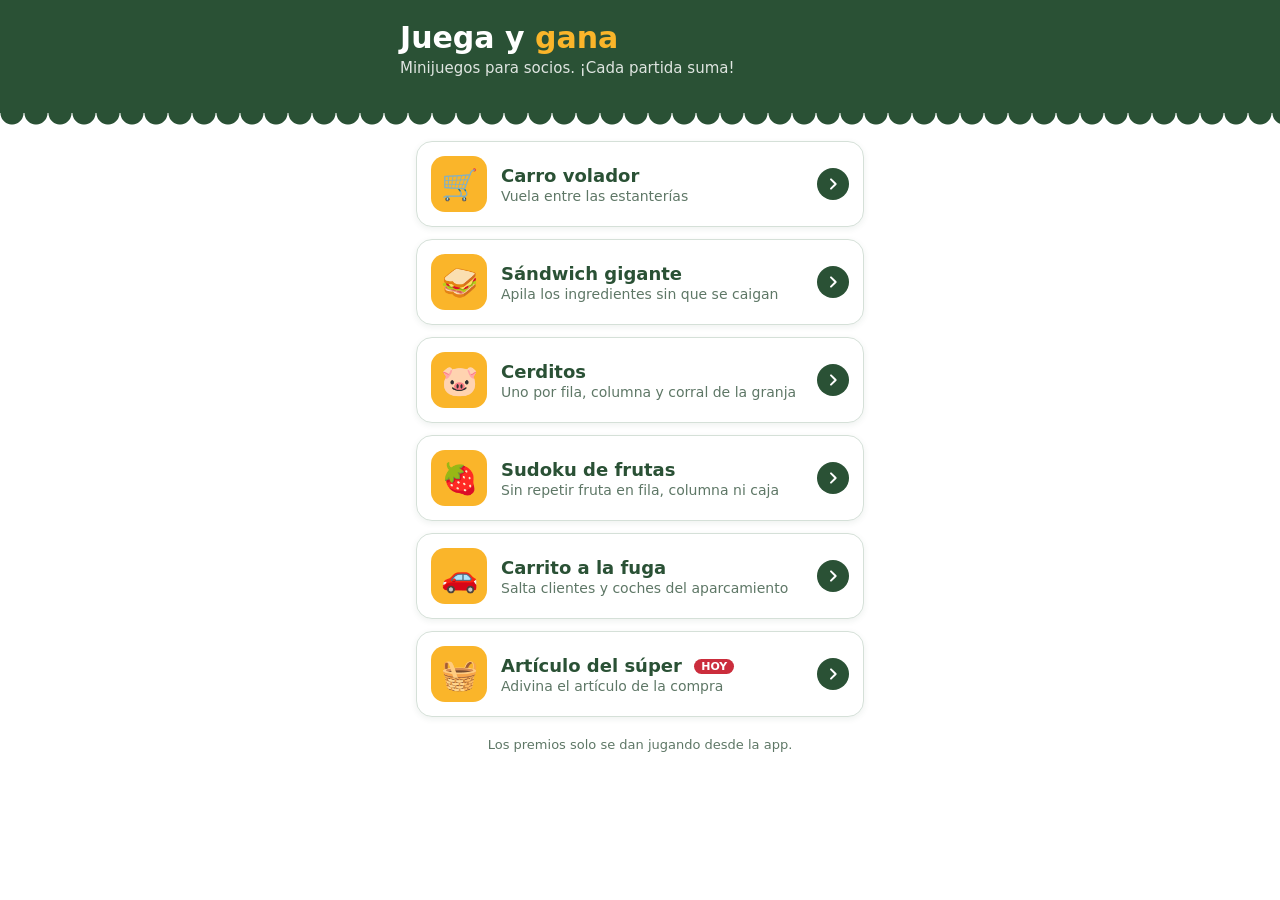
<file: index.html>
<!DOCTYPE html>
<html lang="es">
<head>
<meta charset="UTF-8">
<meta name="viewport" content="width=device-width, initial-scale=1, maximum-scale=1, user-scalable=no, viewport-fit=cover">
<title>Juega y gana</title>
<link rel="icon" href="icons/icon.svg" type="image/svg+xml">
<link rel="icon" href="icons/icon-32.png" sizes="32x32" type="image/png">
<link rel="apple-touch-icon" href="icons/icon-180.png">
<link rel="manifest" href="manifest.webmanifest">
<meta name="theme-color" content="#2A5135">
<meta name="apple-mobile-web-app-title" content="Juega y gana">
<link rel="stylesheet" href="shared/styles.css?v=11">
<style>
  :root { --topbar: var(--brand-primary); }   /* same green as the hero */
  /* grows with the list, so the green of html only shows behind the status bar */
  body { height: auto; min-height: 100%; padding-bottom: calc(24px + env(safe-area-inset-bottom, 0px)); }
  /* Green band at the top with the title, like a shop awning */
  .hero {
    position: relative;
    padding: calc(20px + env(safe-area-inset-top, 0px)) 16px 36px;
    background: var(--brand-primary);
    color: var(--brand-white);
  }
  .hero::after {                   /* scalloped edge of the awning */
    content: "";
    position: absolute;
    left: 0; right: 0; bottom: -12px;
    height: 12px;
    background: radial-gradient(circle at 12px 0, var(--brand-primary) 11px, transparent 12px) 0 0 / 24px 12px repeat-x;
  }
  .hero div { max-width: 480px; margin: 0 auto; }
  .hero h1 { font-size: 30px; }
  .hero h1 span { color: var(--brand-accent); }
  .hero p { margin-top: 4px; font-size: 15px; opacity: 0.85; }
  main { max-width: 480px; margin: 0 auto; padding: 28px 16px 0; }
  .games { list-style: none; display: grid; gap: 12px; }
  .game {
    display: flex; align-items: center; gap: 14px;
    padding: 14px; border-radius: 16px;
    background: var(--brand-bg);
    border: 1px solid var(--brand-border);
    box-shadow: 0 2px 6px rgba(42, 81, 53, 0.08);
    color: inherit; text-decoration: none;
  }
  .game:active { transform: scale(0.98); }
  .game .icon {
    flex: none; width: 56px; height: 56px; border-radius: 14px;
    display: grid; place-items: center; font-size: 30px;
    background: var(--brand-accent);
  }
  .game div { flex: 1; min-width: 0; }
  .game h2 { font-size: 18px; }
  .game p { font-size: 14px; color: var(--brand-muted); margin-top: 2px; }
  .game .go {
    flex: none; width: 32px; height: 32px; border-radius: 50%;
    display: grid; place-items: center;
    background: var(--brand-primary); color: var(--brand-white);
  }
  .game .go svg { width: 16px; height: 16px; fill: none; stroke: currentColor; stroke-width: 3; stroke-linecap: round; stroke-linejoin: round; }
  .game .tag {
    display: inline-block; margin-left: 6px; padding: 1px 7px; border-radius: 999px;
    font-size: 11px; font-weight: 700; vertical-align: 2px;
    background: var(--brand-red); color: var(--brand-white);
  }
  .note { margin-top: 20px; font-size: 13px; text-align: center; color: var(--brand-muted); }
  /* "Add to home screen" banner (shared/install.js) */
  #install { margin-bottom: 16px; }
  #install[hidden] { display: none; }
  .install-card {
    position: relative; padding: 14px; border-radius: 16px;
    background: var(--brand-surface); border: 1px solid var(--brand-border);
  }
  .install-head { display: flex; align-items: center; gap: 12px; padding-right: 28px; }
  .install-head img { flex: none; border-radius: 12px; }
  .install-head h2 { font-size: 16px; }
  .install-head p, .install-text { font-size: 14px; color: var(--brand-muted); }
  .install-text { margin-top: 10px; }
  .install-card ol { margin: 12px 0 0 20px; font-size: 14px; display: grid; gap: 6px; }
  .install-card .glyph {
    width: 18px; height: 18px; vertical-align: -3px;
    fill: none; stroke: currentColor; stroke-width: 2; stroke-linecap: round; stroke-linejoin: round;
  }
  .install-close {
    position: absolute; top: 8px; right: 8px; width: 32px; height: 32px;
    border: 0; border-radius: 50%; background: transparent;
    color: var(--brand-muted); font-size: 24px; line-height: 1; cursor: pointer;
  }
  .install-btn {
    display: block; width: 100%; margin-top: 12px; padding: 12px;
    border: 0; border-radius: 12px; cursor: pointer;
    background: var(--brand-accent); color: var(--brand-on-accent);
    font: inherit; font-size: 16px; font-weight: 700;
  }
  .install-btn:active { transform: scale(0.98); }
  /* Opened with ?instalar=1: bottom sheet over the menu */
  #install.featured {
    position: fixed; inset: 0; z-index: 20; margin: 0;
    display: flex; align-items: flex-end; justify-content: center;
    background: var(--overlay);
  }
  #install.featured[hidden] { display: none; }
  #install.featured .install-card {
    width: 100%; max-width: 480px; border: 0; border-radius: 20px 20px 0 0;
    padding: 20px 16px calc(20px + env(safe-area-inset-bottom, 0px));
    background: var(--brand-bg);
  }
</style>
</head>
<body>
<header class="hero">
  <div>
    <h1>Juega y <span>gana</span></h1>
    <p>Minijuegos para socios. ¡Cada partida suma!</p>
  </div>
</header>
<main>
  <div id="install" hidden></div>
  <ul class="games">
    <li>
      <a class="game" href="vuela/index.html">
        <span class="icon" aria-hidden="true">🛒</span>
        <div><h2>Carro volador</h2><p>Vuela entre las estanterías</p></div>
        <span class="go" aria-hidden="true"><svg viewBox="0 0 24 24"><path d="M9 5l7 7-7 7"/></svg></span>
      </a>
    </li>
    <li>
      <a class="game" href="apila/index.html">
        <span class="icon" aria-hidden="true">🥪</span>
        <div><h2>Sándwich gigante</h2><p>Apila los ingredientes sin que se caigan</p></div>
        <span class="go" aria-hidden="true"><svg viewBox="0 0 24 24"><path d="M9 5l7 7-7 7"/></svg></span>
      </a>
    </li>
    <li>
      <a class="game" href="reinas/index.html">
        <span class="icon" aria-hidden="true">🐷</span>
        <div><h2>Cerditos</h2><p>Uno por fila, columna y corral de la granja</p></div>
        <span class="go" aria-hidden="true"><svg viewBox="0 0 24 24"><path d="M9 5l7 7-7 7"/></svg></span>
      </a>
    </li>
    <li>
      <a class="game" href="sudoku/index.html">
        <span class="icon" aria-hidden="true">🍓</span>
        <div><h2>Sudoku de frutas</h2><p>Sin repetir fruta en fila, columna ni caja</p></div>
        <span class="go" aria-hidden="true"><svg viewBox="0 0 24 24"><path d="M9 5l7 7-7 7"/></svg></span>
      </a>
    </li>
    <li>
      <a class="game" href="parking/index.html">
        <span class="icon" aria-hidden="true">🚗</span>
        <div><h2>Carrito a la fuga</h2><p>Salta clientes y coches del aparcamiento</p></div>
        <span class="go" aria-hidden="true"><svg viewBox="0 0 24 24"><path d="M9 5l7 7-7 7"/></svg></span>
      </a>
    </li>
    <li>
      <a class="game" href="palabra/index.html">
        <span class="icon" aria-hidden="true">🧺</span>
        <div><h2>Artículo del súper <span class="tag">HOY</span></h2><p>Adivina el artículo de la compra</p></div>
        <span class="go" aria-hidden="true"><svg viewBox="0 0 24 24"><path d="M9 5l7 7-7 7"/></svg></span>
      </a>
    </li>
  </ul>
  <p class="note">Los premios solo se dan jugando desde la app.</p>
</main>
<script src="shared/no-zoom.js?v=11"></script>
<script src="shared/install.js?v=11"></script>
<script>
  // Keep ?token=... when opening a game from the menu
  if (location.search) {
    document.querySelectorAll('a.game').forEach(a => { a.href += location.search; });
  }
</script>
<script data-goatcounter="https://dsv996.goatcounter.com/count" async src="//gc.zgo.at/count.js"></script>
</body>
</html>
</file>
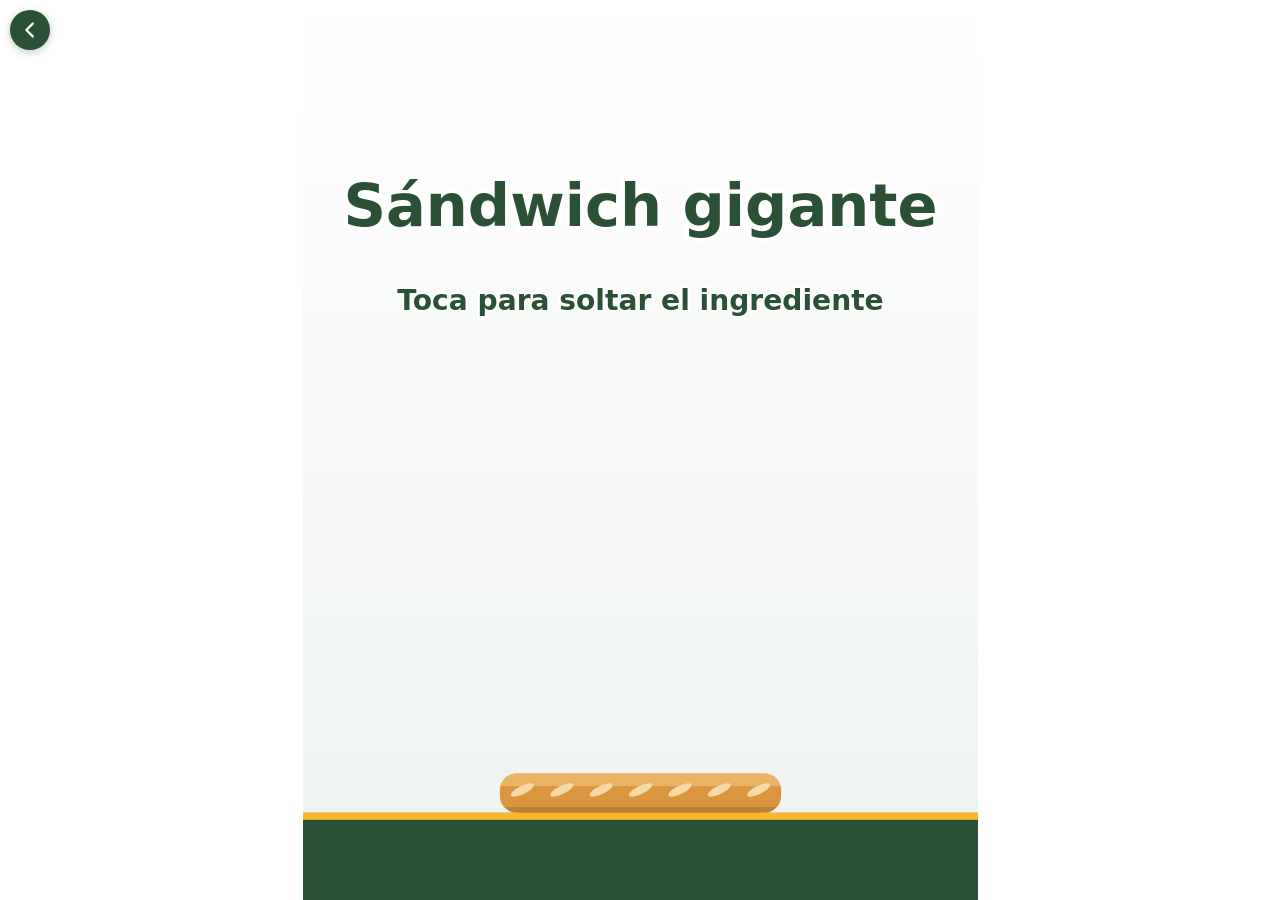
<file: apila/index.html>
<!DOCTYPE html>
<html lang="es">
<head>
<meta charset="UTF-8">
<meta name="viewport" content="width=device-width, initial-scale=1, maximum-scale=1, user-scalable=no, viewport-fit=cover">
<title>Sándwich gigante</title>
<link rel="icon" href="../icons/icon.svg" type="image/svg+xml">
<link rel="icon" href="../icons/icon-32.png" sizes="32x32" type="image/png">
<link rel="apple-touch-icon" href="../icons/icon-180.png">
<link rel="manifest" href="../manifest.webmanifest">
<meta name="theme-color" content="#ffffff">
<meta name="apple-mobile-web-app-title" content="Juega y gana">
<link rel="stylesheet" href="../shared/styles.css?v=11">
<link rel="stylesheet" href="game.css?v=11">
</head>
<body>
<div id="stage"><canvas id="game"></canvas></div>
<a class="back floating" href="../index.html" aria-label="Volver al menú"><svg viewBox="0 0 24 24" aria-hidden="true"><path d="M15 5l-7 7 7 7"/></svg></a>
<script src="../shared/no-zoom.js?v=11"></script>
<script src="../shared/bridge.js?v=11"></script>
<script src="../shared/sound.js?v=11"></script>
<script src="game.js?v=11"></script>
</body>
</html>
</file>
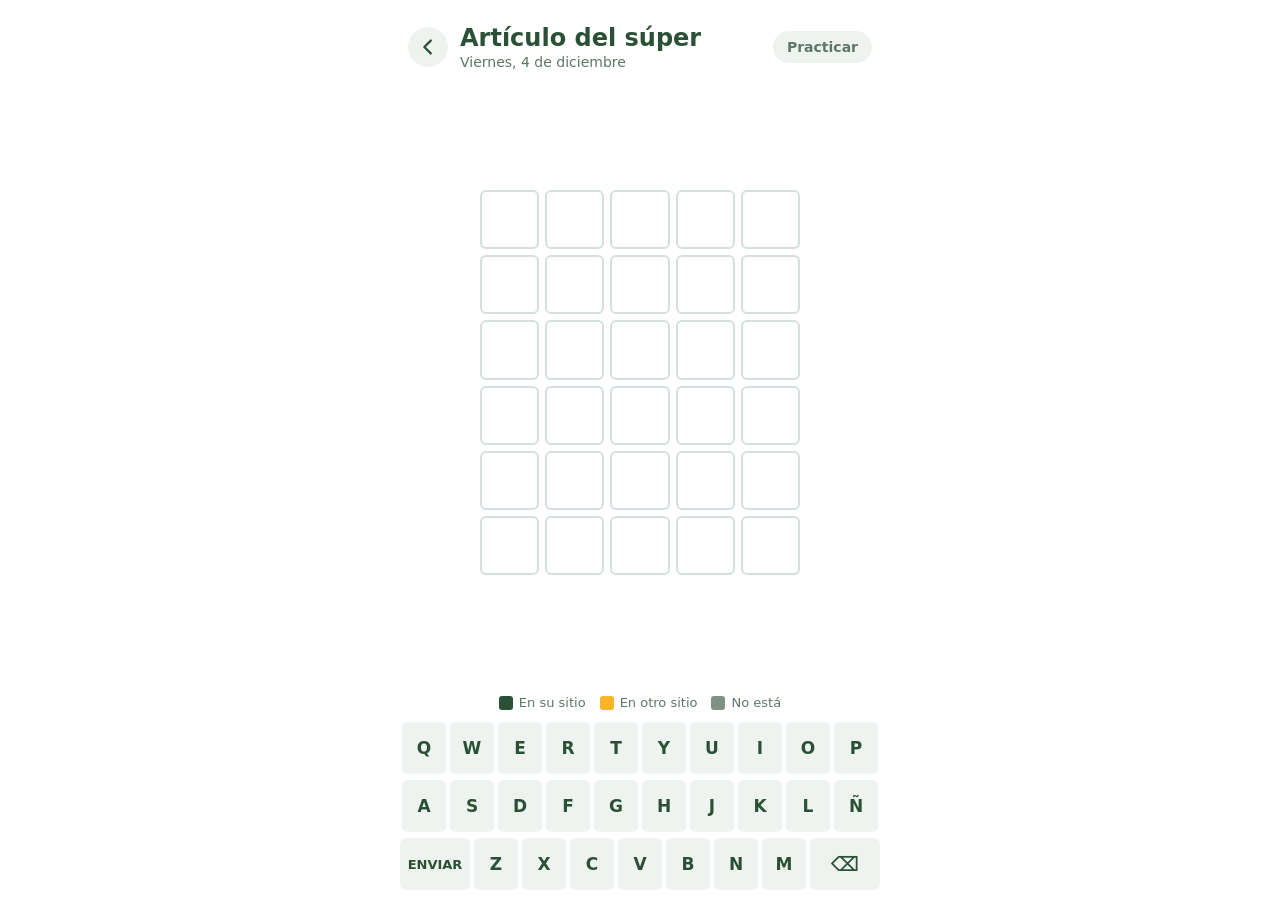
<file: palabra/index.html>
<!DOCTYPE html>
<html lang="es">
<head>
<meta charset="UTF-8">
<meta name="viewport" content="width=device-width, initial-scale=1, maximum-scale=1, user-scalable=no, viewport-fit=cover">
<title>Artículo del súper</title>
<link rel="icon" href="../icons/icon.svg" type="image/svg+xml">
<link rel="icon" href="../icons/icon-32.png" sizes="32x32" type="image/png">
<link rel="apple-touch-icon" href="../icons/icon-180.png">
<link rel="manifest" href="../manifest.webmanifest">
<meta name="theme-color" content="#FFFFFF">
<meta name="apple-mobile-web-app-title" content="Juega y gana">
<link rel="stylesheet" href="../shared/styles.css?v=11">
<link rel="stylesheet" href="game.css?v=11">
</head>
<body>
<main>
  <header class="top">
    <a class="back" href="../index.html" aria-label="Volver al menú"><svg viewBox="0 0 24 24" aria-hidden="true"><path d="M15 5l-7 7 7 7"/></svg></a>
    <div class="title">
      <h1>Artículo del súper</h1>
      <p class="mode" id="mode"></p>
    </div>
    <button type="button" class="switch" id="switch">Practicar</button>
  </header>

  <div class="board-wrap">
    <div class="board" id="board" aria-label="Intentos"></div>
    <div class="toast" id="toast" role="status" hidden></div>
  </div>

  <p class="legend">
    <span><i class="correct"></i>En su sitio</span>
    <span><i class="present"></i>En otro sitio</span>
    <span><i class="absent"></i>No está</span>
  </p>

  <div class="keyboard" id="keyboard"></div>
</main>

<div class="win" id="win" hidden>
  <div class="card" role="dialog" aria-labelledby="win-title">
    <div class="medal" id="win-medal"></div>
    <h2 id="win-title"></h2>
    <p class="detail" id="win-detail"></p>
    <p class="prize" id="win-prize"></p>
    <p class="next" id="win-next">Nuevo artículo en <strong id="win-countdown"></strong></p>
    <button type="button" id="practice">Practicar con otro artículo</button>
    <button type="button" class="secondary" id="close">Ver el tablero</button>
  </div>
</div>

<script src="../shared/no-zoom.js?v=11"></script>
<script src="../shared/bridge.js?v=11"></script>
<script src="../shared/sound.js?v=11"></script>
<script src="words.js?v=11"></script>
<script src="game.js?v=11"></script>
</body>
</html>
</file>
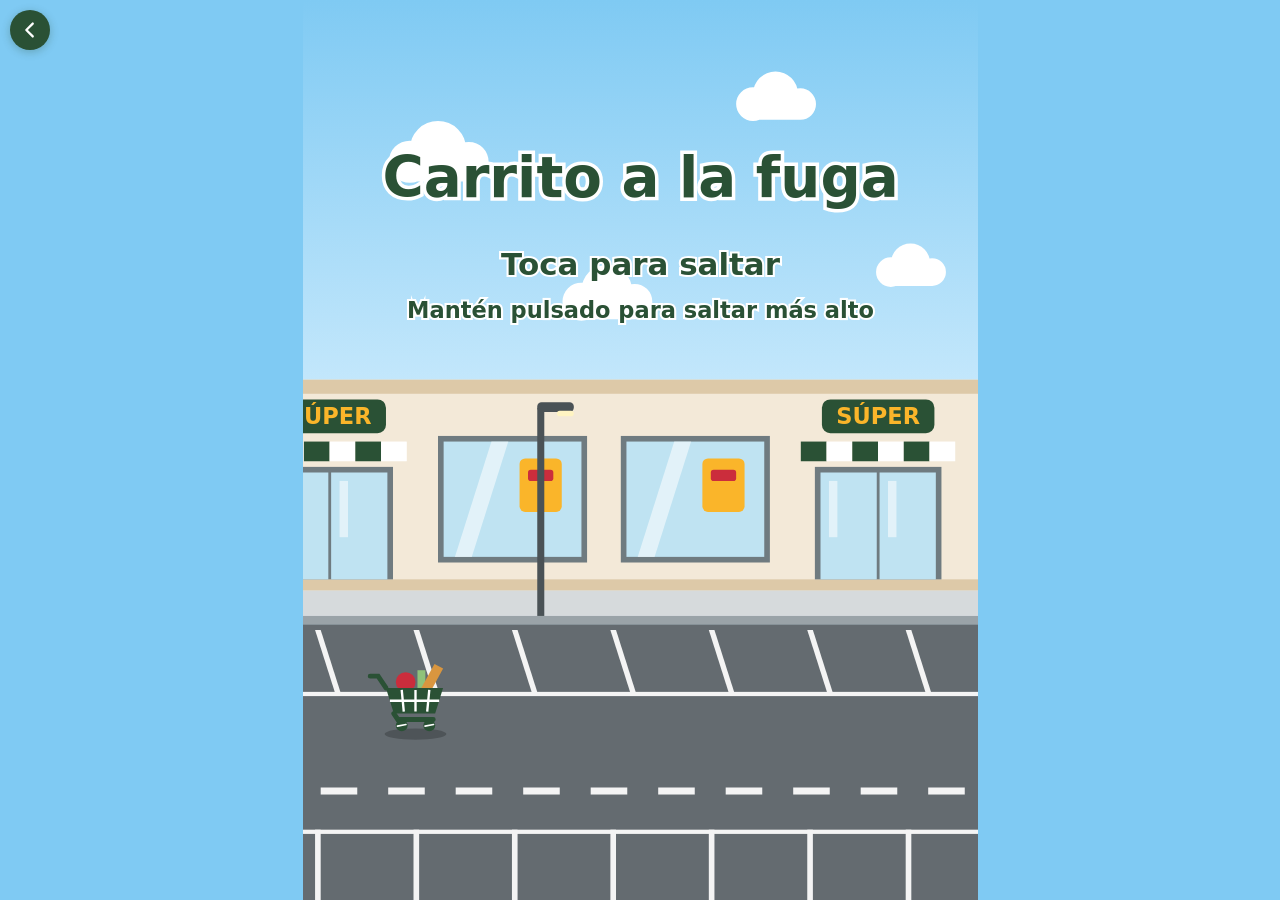
<file: parking/index.html>
<!DOCTYPE html>
<html lang="es">
<head>
<meta charset="UTF-8">
<meta name="viewport" content="width=device-width, initial-scale=1, maximum-scale=1, user-scalable=no, viewport-fit=cover">
<title>Carrito a la fuga</title>
<link rel="icon" href="../icons/icon.svg" type="image/svg+xml">
<link rel="icon" href="../icons/icon-32.png" sizes="32x32" type="image/png">
<link rel="apple-touch-icon" href="../icons/icon-180.png">
<link rel="manifest" href="../manifest.webmanifest">
<meta name="theme-color" content="#7fcaf3">
<meta name="apple-mobile-web-app-title" content="Juega y gana">
<link rel="stylesheet" href="../shared/styles.css?v=11">
<link rel="stylesheet" href="game.css?v=11">
</head>
<body>
<div id="stage"><canvas id="game"></canvas></div>
<a class="back floating" href="../index.html" aria-label="Volver al menú"><svg viewBox="0 0 24 24" aria-hidden="true"><path d="M15 5l-7 7 7 7"/></svg></a>
<script src="../shared/no-zoom.js?v=11"></script>
<script src="../shared/bridge.js?v=11"></script>
<script src="../shared/sound.js?v=11"></script>
<script src="game.js?v=11"></script>
</body>
</html>
</file>
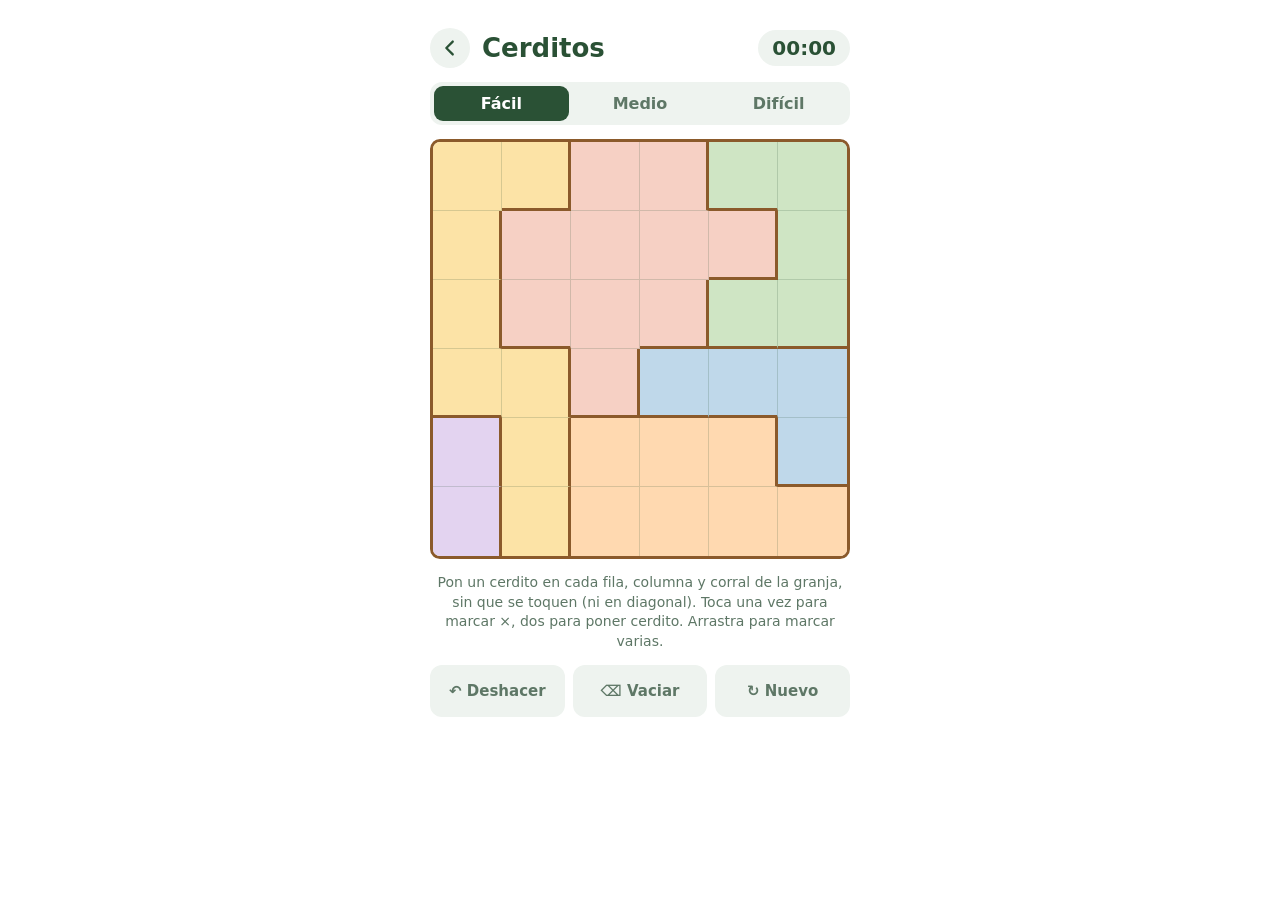
<file: reinas/index.html>
<!DOCTYPE html>
<html lang="es">
<head>
<meta charset="UTF-8">
<meta name="viewport" content="width=device-width, initial-scale=1, maximum-scale=1, user-scalable=no, viewport-fit=cover">
<title>Cerditos</title>
<link rel="icon" href="../icons/icon.svg" type="image/svg+xml">
<link rel="icon" href="../icons/icon-32.png" sizes="32x32" type="image/png">
<link rel="apple-touch-icon" href="../icons/icon-180.png">
<link rel="manifest" href="../manifest.webmanifest">
<meta name="theme-color" content="#FFFFFF">
<meta name="apple-mobile-web-app-title" content="Juega y gana">
<link rel="stylesheet" href="../shared/styles.css?v=11">
<link rel="stylesheet" href="game.css?v=11">
</head>
<body>
<main>
  <header class="top">
    <a class="back" href="../index.html" aria-label="Volver al menú"><svg viewBox="0 0 24 24" aria-hidden="true"><path d="M15 5l-7 7 7 7"/></svg></a>
    <h1>Cerditos</h1>
    <div class="timer" id="timer" aria-live="off">00:00</div>
  </header>

  <div class="levels" id="levels">
    <button type="button" data-level="easy">Fácil</button>
    <button type="button" data-level="medium">Medio</button>
    <button type="button" data-level="hard">Difícil</button>
  </div>

  <div class="board-wrap">
    <div class="board" id="board" role="grid"></div>
    <div class="pause" id="pause" hidden>
      <p>Pausa</p>
      <span>Toca para seguir</span>
    </div>
  </div>

  <p class="hint">Pon un cerdito en cada fila, columna y corral de la granja, sin que se toquen (ni en diagonal).
    Toca una vez para marcar ×, dos para poner cerdito. Arrastra para marcar varias.</p>

  <div class="tools" id="tools">
    <button type="button" data-action="undo">↶ Deshacer</button>
    <button type="button" data-action="clear">⌫ Vaciar</button>
    <button type="button" data-action="new">↻ Nuevo</button>
  </div>
</main>

<div class="win" id="win" hidden>
  <div class="card" role="dialog" aria-labelledby="win-title">
    <div class="medal" id="win-medal"></div>
    <h2 id="win-title">¡Cosecha completa!</h2>
    <p class="time" id="win-time"></p>
    <p class="prize" id="win-prize"></p>
    <p class="best" id="win-best"></p>
    <button type="button" id="again">Jugar otra vez</button>
  </div>
</div>

<script src="../shared/no-zoom.js?v=11"></script>
<script src="../shared/bridge.js?v=11"></script>
<script src="../shared/sound.js?v=11"></script>
<script src="game.js?v=11"></script>
</body>
</html>
</file>
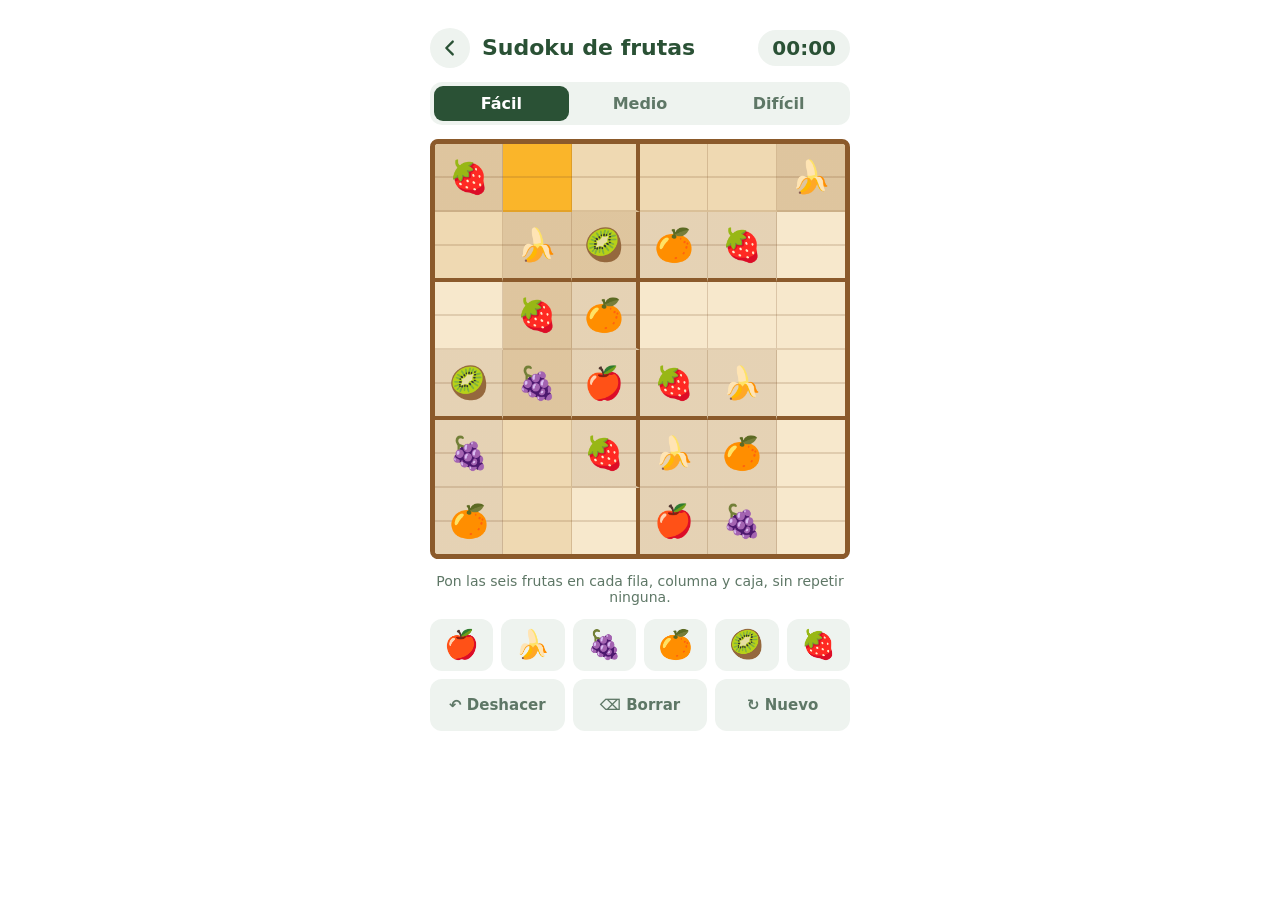
<file: sudoku/index.html>
<!DOCTYPE html>
<html lang="es">
<head>
<meta charset="UTF-8">
<meta name="viewport" content="width=device-width, initial-scale=1, maximum-scale=1, user-scalable=no, viewport-fit=cover">
<title>Sudoku de frutas</title>
<link rel="icon" href="../icons/icon.svg" type="image/svg+xml">
<link rel="icon" href="../icons/icon-32.png" sizes="32x32" type="image/png">
<link rel="apple-touch-icon" href="../icons/icon-180.png">
<link rel="manifest" href="../manifest.webmanifest">
<meta name="theme-color" content="#FFFFFF">
<meta name="apple-mobile-web-app-title" content="Juega y gana">
<link rel="stylesheet" href="../shared/styles.css?v=11">
<link rel="stylesheet" href="game.css?v=11">
</head>
<body>
<main>
  <header class="top">
    <a class="back" href="../index.html" aria-label="Volver al menú"><svg viewBox="0 0 24 24" aria-hidden="true"><path d="M15 5l-7 7 7 7"/></svg></a>
    <h1>Sudoku de frutas</h1>
    <div class="timer" id="timer" aria-live="off">00:00</div>
  </header>

  <div class="levels" id="levels" role="tablist">
    <button type="button" data-level="easy">Fácil</button>
    <button type="button" data-level="medium">Medio</button>
    <button type="button" data-level="hard">Difícil</button>
  </div>

  <div class="board-wrap">
    <div class="board" id="board" role="grid" aria-label="Tablero de sudoku de frutas 6 por 6"></div>
    <div class="pause" id="pause" hidden>
      <p>Pausa</p>
      <span>Toca para seguir</span>
    </div>
  </div>

  <p class="hint">Pon las seis frutas en cada fila, columna y caja, sin repetir ninguna.</p>

  <div class="pad" id="pad">
    <button type="button" data-n="1" class="fruit">🍎</button>
    <button type="button" data-n="2" class="fruit">🍌</button>
    <button type="button" data-n="3" class="fruit">🍇</button>
    <button type="button" data-n="4" class="fruit">🍊</button>
    <button type="button" data-n="5" class="fruit">🥝</button>
    <button type="button" data-n="6" class="fruit">🍓</button>
    <button type="button" class="tool" data-action="undo">↶ Deshacer</button>
    <button type="button" class="tool" data-action="erase">⌫ Borrar</button>
    <button type="button" class="tool" data-action="new">↻ Nuevo</button>
  </div>
</main>

<div class="win" id="win" hidden>
  <div class="card" role="dialog" aria-labelledby="win-title">
    <div class="medal" id="win-medal"></div>
    <h2 id="win-title">¡Resuelto!</h2>
    <p class="time" id="win-time"></p>
    <p class="prize" id="win-prize"></p>
    <p class="best" id="win-best"></p>
    <button type="button" id="again">Jugar otra vez</button>
  </div>
</div>

<script src="../shared/no-zoom.js?v=11"></script>
<script src="../shared/bridge.js?v=11"></script>
<script src="../shared/sound.js?v=11"></script>
<script src="game.js?v=11"></script>
</body>
</html>
</file>
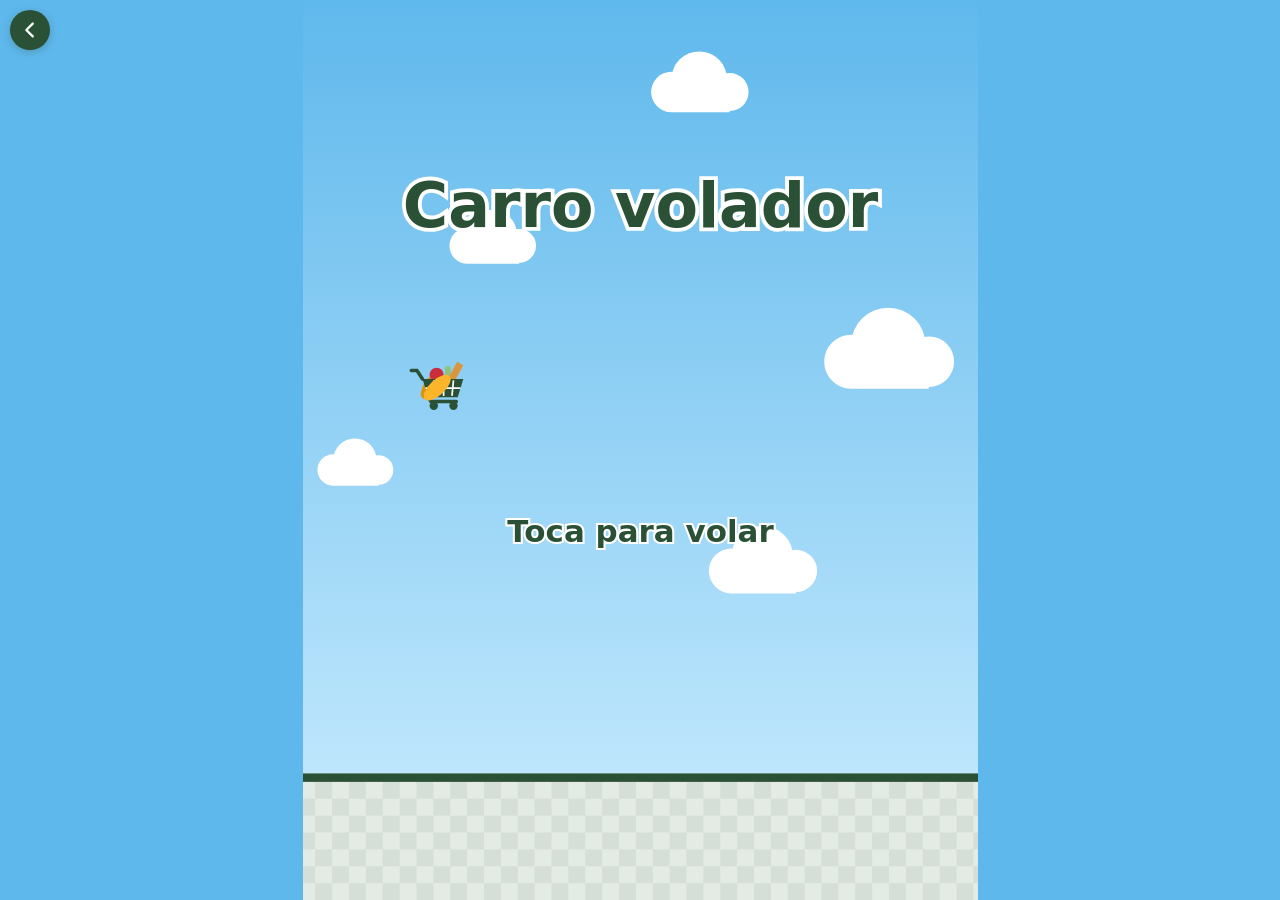
<file: vuela/index.html>
<!DOCTYPE html>
<html lang="es">
<head>
<meta charset="UTF-8">
<meta name="viewport" content="width=device-width, initial-scale=1, maximum-scale=1, user-scalable=no, viewport-fit=cover">
<title>Carro volador</title>
<link rel="icon" href="../icons/icon.svg" type="image/svg+xml">
<link rel="icon" href="../icons/icon-32.png" sizes="32x32" type="image/png">
<link rel="apple-touch-icon" href="../icons/icon-180.png">
<link rel="manifest" href="../manifest.webmanifest">
<meta name="theme-color" content="#5fb8ec">
<meta name="apple-mobile-web-app-title" content="Juega y gana">
<link rel="stylesheet" href="../shared/styles.css?v=11">
<link rel="stylesheet" href="game.css?v=11">
</head>
<body>
<div id="stage"><canvas id="game"></canvas></div>
<a class="back floating" href="../index.html" aria-label="Volver al menú"><svg viewBox="0 0 24 24" aria-hidden="true"><path d="M15 5l-7 7 7 7"/></svg></a>
<script src="../shared/no-zoom.js?v=11"></script>
<script src="../shared/bridge.js?v=11"></script>
<script src="../shared/sound.js?v=11"></script>
<script src="game.js?v=11"></script>
</body>
</html>
</file>
<file: shared/styles.css>
/* Common brand styles shared by the menu and every game. */
:root {
  /* Brand palette */
  --brand-green: #2A5135;
  --brand-yellow: #FAB52A;
  --brand-yellow-2: #FAB522;
  --brand-red: #CB2D3C;
  --brand-white: #FFFFFF;

  --brand-bg: var(--brand-white);
  --brand-surface: #EEF3EF;        /* light tint of the green for panels and buttons */
  --brand-border: #D5E0D8;
  --brand-primary: var(--brand-green);
  --brand-accent: var(--brand-yellow);
  --brand-on-accent: var(--brand-green);   /* text on yellow */
  --brand-text: var(--brand-green);
  --brand-muted: #5E7766;
  --overlay: rgba(42, 81, 53, 0.55);
  --brand-font: system-ui, -apple-system, "Segoe UI", Roboto, sans-serif;
  --text: var(--brand-text);
}

/* manipulation: taps and scrolling work, double-tap and pinch zoom do not
   (canvas and the queens board use touch-action: none, which wins over this) */
* { margin: 0; padding: 0; box-sizing: border-box; touch-action: manipulation; }

html, body {
  height: 100%;
  background: var(--brand-bg);
  color: var(--brand-text);
  font-family: var(--brand-font);
  -webkit-tap-highlight-color: transparent;
}
/* Opened from the home screen, iOS paints the status bar with the document
   background: html blended with body. So html carries the colour at the top
   of the current screen (each page sets --topbar, also in its theme-color),
   body stays transparent, and a fixed layer behind the content paints the
   page colour. */
html { background: var(--topbar, var(--brand-bg)); }
body { background: transparent; }
body::after {
  content: "";
  position: fixed;
  z-index: -1;
  inset: 0;
  background: var(--brand-bg);
  pointer-events: none;
}

/* Back-to-menu button in every game (bridge.js keeps ?token=... on it) */
.back {
  flex: none;
  width: 40px;
  height: 40px;
  display: grid;
  place-items: center;
  border-radius: 50%;
  background: var(--brand-surface);
  color: var(--brand-text);
}
.back svg {
  width: 22px;
  height: 22px;
  fill: none;
  stroke: currentColor;
  stroke-width: 2.5;
  stroke-linecap: round;
  stroke-linejoin: round;
}
.back:active { transform: scale(0.92); }
/* On top of the full-screen canvas games */
.back.floating {
  position: fixed;
  z-index: 10;
  top: calc(10px + env(safe-area-inset-top, 0px));
  left: calc(10px + env(safe-area-inset-left, 0px));
  background: var(--brand-primary);
  color: var(--brand-white);
  box-shadow: 0 2px 8px rgba(42, 81, 53, 0.3);
}
</file>
<file: apila/game.css>
:root {
  --sky-top: #ffffff;
  --sky-bottom: #eef3ef;
  --topbar: var(--sky-top);        /* status bar matches the sky */
  --ground: var(--brand-green);
  --ground-stripe: var(--brand-yellow);
  --prize-gold: var(--brand-yellow);
  --prize-gold-dark: #d9940f;
  --prize-super: var(--brand-red);
  --prize-super-dark: #9c1f2b;
  --flash: var(--brand-yellow);
  --text: var(--brand-green);
  --text-outline: #ffffff;
  /* sandwich layers */
  --bread: #d9963f;
  --bread-top: #e9b468;
  --bread-score: #f6d9a6;
  --cheese: var(--brand-yellow);
  --cheese-hole: #e2971b;
  --tomato: var(--brand-red);
  --tomato-in: #e4606c;
  --tomato-seed: #f6d27a;
  --lettuce: #5f9e4a;
  --lettuce-light: #8cc46f;
  --ham: #e9969f;
  --ham-fat: #f8d9dc;
}
html, body {
  overflow: hidden;
  touch-action: none;
  -webkit-user-select: none;
  user-select: none;
}
/* Covers the whole screen, notch and home indicator included: the game
   widens its world to the screen shape and keeps the HUD clear of the notch. */
#stage {
  position: fixed;
  inset: 0;
  background: var(--topbar);        /* iOS tints the status bar from it */
  display: flex;
  align-items: center;
  justify-content: center;
}
canvas { display: block; touch-action: none; }
</file>
<file: palabra/game.css>
:root {
  --tile-border: var(--brand-border);
  --tile-filled: var(--brand-muted);
  --correct: var(--brand-green);
  --present: var(--brand-yellow);
  --absent: #7f9184;               /* grey-green: "used, not in the word" */
  --key: var(--brand-surface);
  --gold: var(--brand-yellow);
  --silver: #c9ced6;
  --bronze: #d58a4a;
}
html, body {
  touch-action: manipulation;
  -webkit-user-select: none;
  user-select: none;
}
body {
  padding: calc(24px + env(safe-area-inset-top, 0px)) 8px calc(10px + env(safe-area-inset-bottom, 0px));
}
main {
  max-width: 480px;
  min-height: 100%;
  margin: 0 auto;
  display: flex;
  flex-direction: column;
  gap: 12px;
}
button {
  font: inherit;
  color: inherit;
  border: 0;
  cursor: pointer;
  touch-action: manipulation;
}

/* ---------- Header ---------- */
.top { display: flex; align-items: center; gap: 12px; padding: 0 8px; }
.top .title { flex: 1; min-width: 0; }
.top h1 { font-size: 24px; }
.mode { font-size: 14px; color: var(--brand-muted); margin-top: 2px; }
.mode::first-letter { text-transform: uppercase; }
.switch {
  flex: none;
  white-space: nowrap;
  padding: 8px 14px;
  border-radius: 999px;
  background: var(--brand-surface);
  font-size: 14px;
  font-weight: 600;
  color: var(--brand-muted);
}

/* ---------- Board ---------- */
.board-wrap {
  position: relative;
  flex: 1;
  display: grid;
  place-items: center;
}
.board {
  /* as wide as the screen allows while leaving room for the keyboard */
  width: min(320px, 100%);
  width: min(320px, 100%, calc((100dvh - 330px) * 5 / 6));
  min-width: 220px;
  display: grid;
  grid-template-rows: repeat(6, 1fr);
  gap: 6px;
}
.row { display: grid; grid-template-columns: repeat(5, 1fr); gap: 6px; }
.tile {
  aspect-ratio: 1;
  display: grid;
  place-items: center;
  border: 2px solid var(--tile-border);
  border-radius: 6px;
  font-size: min(8vw, 30px);
  font-weight: 800;
  text-transform: uppercase;
}
.tile.filled { border-color: var(--tile-filled); }
.tile.correct, .tile.present, .tile.absent { border-color: transparent; }
.tile.correct { background: var(--correct); color: var(--brand-white); }
.tile.present { background: var(--present); color: var(--brand-on-accent); }
.tile.absent { background: var(--absent); color: var(--brand-white); }
.tile.pop { animation: pop 0.1s ease-out; }
.tile.flip { animation: flip 0.35s ease-in-out; }
.tile.bounce { animation: bounce 0.5s ease-out both; }
.row.shake { animation: shake 0.4s; }

.toast {
  position: absolute;
  top: 6px;
  padding: 10px 16px;
  border-radius: 10px;
  background: var(--brand-text);
  color: var(--brand-bg);
  font-weight: 700;
}
.toast[hidden] { display: none; }

/* ---------- Colour legend ---------- */
.legend {
  display: flex;
  justify-content: center;
  flex-wrap: wrap;
  gap: 6px 14px;
  font-size: 13px;
  color: var(--brand-muted);
}
.legend span { display: flex; align-items: center; gap: 6px; }
.legend i { width: 14px; height: 14px; border-radius: 3px; }
.legend .correct { background: var(--correct); }
.legend .present { background: var(--present); }
.legend .absent { background: var(--absent); }

/* ---------- Keyboard ---------- */
.keyboard { display: grid; gap: 6px; }
.krow { display: flex; gap: 4px; justify-content: center; }
.krow button {
  flex: 1;
  max-width: 44px;
  height: 52px;
  border-radius: 6px;
  background: var(--key);
  font-size: 17px;
  font-weight: 700;
  text-transform: uppercase;
}
.krow button.wide { flex: 1.6; max-width: 70px; font-size: 13px; }
.krow button[data-key="back"] { font-size: 20px; }
.krow button[data-state="correct"] { background: var(--correct); color: var(--brand-white); }
.krow button[data-state="present"] { background: var(--present); }
.krow button[data-state="absent"] { background: var(--absent); color: var(--brand-white); }
.krow button:active, .switch:active { transform: scale(0.94); }

/* ---------- End dialog ---------- */
.win {
  position: fixed;
  inset: 0;
  display: grid;
  place-items: center;
  padding: 24px;
  background: var(--overlay);
  animation: fade 0.2s ease-out;
}
.win[hidden] { display: none; }
.card {
  width: 100%;
  max-width: 320px;
  padding: 28px 24px 24px;
  border-radius: 20px;
  text-align: center;
  background: var(--brand-bg);
  box-shadow: 0 12px 40px rgba(42, 81, 53, 0.35);
  border-top: 6px solid var(--brand-accent);
  animation: pop-in 0.35s cubic-bezier(.2, 1.6, .4, 1);
}
.medal { font-size: 64px; line-height: 1; }
.card h2 { font-size: 28px; margin-top: 8px; }
.card .detail { font-size: 18px; margin-top: 6px; }
.card .prize {
  display: inline-block;
  margin-top: 12px;
  padding: 6px 14px;
  border-radius: 999px;
  font-weight: 700;
  color: var(--brand-muted);
  background: var(--brand-surface);
}
.card .prize[hidden] { display: none; }
.card .prize.gold { background: var(--gold); color: var(--brand-on-accent); }
.card .prize.silver { background: var(--silver); color: var(--brand-on-accent); }
.card .prize.bronze { background: var(--bronze); color: var(--brand-white); }
.card .next { margin-top: 12px; font-size: 14px; color: var(--brand-muted); }
.card .next[hidden] { display: none; }
.card .next strong { color: var(--brand-text); font-variant-numeric: tabular-nums; }
.card button {
  width: 100%;
  margin-top: 20px;
  padding: 14px;
  border-radius: 12px;
  font-weight: 700;
  color: var(--brand-on-accent);
  background: var(--brand-accent);
}
.card button.secondary { margin-top: 8px; background: transparent; color: var(--brand-muted); }

@keyframes pop { 50% { transform: scale(1.12); } }
@keyframes flip { 50% { transform: rotateX(90deg); } }
@keyframes bounce { 40% { transform: translateY(-14px); } 70% { transform: translateY(2px); } }
@keyframes shake { 20%, 60% { transform: translateX(-6px); } 40%, 80% { transform: translateX(6px); } }
@keyframes fade { from { opacity: 0; } }
@keyframes pop-in { from { opacity: 0; transform: scale(0.7); } }
</file>
<file: parking/game.css>
:root {
  --sky-top: #7fcaf3;
  --sky-bottom: #dff3ff;
  --topbar: var(--sky-top);        /* status bar matches the sky */
  --cloud: #ffffff;
  /* supermarket front */
  --wall: #f3e9d8;
  --wall-dark: #ddc9a8;
  --glass: #bfe3f2;
  --glass-shine: rgba(255, 255, 255, 0.55);
  --frame: #6f7b80;
  --awning: var(--brand-green);
  --sign: var(--brand-yellow);
  --sign-text: var(--brand-green);
  /* car park */
  --sidewalk: #d6dadc;
  --curb: #9aa3a8;
  --asphalt: #646b70;
  --paint: #f4f4f4;
  --lamp: #4a5256;
  --lamp-light: #fff4c2;
  /* the cart */
  --cart: var(--brand-green);
  --cart-wire: #ffffff;
  --item-red: var(--brand-red);
  --item-green: #8fc27a;
  --bread: #d9963f;
  --shadow: rgba(0, 0, 0, 0.22);
  /* obstacles */
  --skin: #f2c7a5;
  --hair: #6b4423;
  --bag: #ffffff;
  --face: rgba(59, 42, 42, 0.85);
  --tyre: #2f3437;
  --hubcap: #c9ced6;
  --car-1: #e85d5d;
  --car-2: #4f8fd6;
  --car-3: #f2b134;
  --car-4: #8fc27a;
  --car-5: #b98be0;
  --van: #ffffff;
  --van-stripe: var(--brand-green);
  --shirt-1: var(--brand-red);
  --shirt-2: #4f8fd6;
  --shirt-3: var(--brand-yellow);
  --shirt-4: #b98be0;
  --trousers: #3d4a6b;
  /* prize banner */
  --prize-gold: var(--brand-yellow);
  --prize-gold-dark: #d9940f;
  --prize-super: var(--brand-red);
  --prize-super-dark: #9c1f2b;
  --text: var(--brand-green);
  --text-outline: #ffffff;
}
html, body {
  overflow: hidden;
  touch-action: none;
  -webkit-user-select: none;
  user-select: none;
}
/* Covers the whole screen, notch and home indicator included: the game
   widens its world to the screen shape and keeps the HUD clear of the notch. */
#stage {
  position: fixed;
  inset: 0;
  background: var(--topbar);        /* iOS tints the status bar from it */
  display: flex;
  align-items: center;
  justify-content: center;
}
canvas { display: block; touch-action: none; }
</file>
<file: reinas/game.css>
:root {
  --line: rgba(42, 81, 53, 0.18);
  --line-strong: #8b5a2b;               /* brown, like farm wood */
  --mark: rgba(42, 81, 53, 0.45);
  --conflict: var(--brand-red);
  --gold: var(--brand-yellow);
  --silver: #c9ced6;
  --bronze: #d58a4a;
  /* farm pens, light enough for a pink piglet on top */
  --rg0: #fce3a6;
  --rg1: #cfe5c4;
  --rg2: #f6d0c4;
  --rg3: #bfd8ea;
  --rg4: #e3d3f0;
  --rg5: #ffd9b0;
  --rg6: #b9dfd3;
  --rg7: #e7e1d3;
}
html, body {
  touch-action: manipulation;
  -webkit-user-select: none;
  user-select: none;
}
body {
  padding: calc(28px + env(safe-area-inset-top, 0px)) 16px calc(16px + env(safe-area-inset-bottom, 0px));
}
main {
  max-width: 420px;
  margin: 0 auto;
  display: flex;
  flex-direction: column;
  gap: 14px;
}
button {
  font: inherit;
  color: inherit;
  border: 0;
  cursor: pointer;
  touch-action: manipulation;
}

/* ---------- Header ---------- */
.top { display: flex; align-items: center; gap: 12px; }
.top h1 { flex: 1; font-size: 26px; }
.timer {
  font-size: 20px;
  font-weight: 700;
  font-variant-numeric: tabular-nums;
  padding: 6px 14px;
  border-radius: 999px;
  background: var(--brand-surface);
}

/* ---------- Difficulty ---------- */
.levels {
  display: grid;
  grid-template-columns: repeat(3, 1fr);
  gap: 4px;
  padding: 4px;
  border-radius: 12px;
  background: var(--brand-surface);
}
.levels button {
  padding: 8px 0;
  border-radius: 9px;
  background: transparent;
  color: var(--brand-muted);
  font-weight: 600;
}
.levels button.active { background: var(--brand-primary); color: var(--brand-white); }

/* ---------- Board ---------- */
.board-wrap { position: relative; }
.board {
  display: grid;
  /* minmax(0, 1fr): every row and column stays the same size whatever the cell holds */
  grid-template-columns: repeat(var(--n, 6), minmax(0, 1fr));
  grid-template-rows: repeat(var(--n, 6), minmax(0, 1fr));
  aspect-ratio: 1;
  border: 3px solid var(--line-strong);
  border-radius: 10px;
  overflow: hidden;
  touch-action: none;              /* dragging marks cells instead of scrolling */
}
.cell {
  min-width: 0;
  min-height: 0;
  overflow: hidden;
  display: grid;
  place-items: center;
  line-height: 1;
  color: var(--mark);
  font-size: min(7vw, 28px);
  font-weight: 700;
}
.cell.lr { border-right: 1px solid var(--line); }
.cell.lb { border-bottom: 1px solid var(--line); }
.cell.er { border-right: 3px solid var(--line-strong); }
.cell.eb { border-bottom: 3px solid var(--line-strong); }
.cell.rg0 { background: var(--rg0); }
.cell.rg1 { background: var(--rg1); }
.cell.rg2 { background: var(--rg2); }
.cell.rg3 { background: var(--rg3); }
.cell.rg4 { background: var(--rg4); }
.cell.rg5 { background: var(--rg5); }
.cell.rg6 { background: var(--rg6); }
.cell.rg7 { background: var(--rg7); }
.cell .pig {
  display: block;
  color: #000;                     /* opaque: the cell's translucent text colour fades emoji */
  font-size: calc(min(100vw - 32px, 420px) / var(--n, 6) * 0.6);   /* scales with the cell */
}
/* piglets in conflict get covered in mud and wobble */
.cell.conflict .pig { filter: sepia(1) saturate(2.5) brightness(0.6); animation: wobble 0.4s ease-in-out; }
.cell.conflict {
  background-image: repeating-linear-gradient(45deg, rgba(203, 45, 60, 0.3) 0 4px, transparent 4px 9px);
}
.cell.pop .pig { animation: pop 0.18s ease-out; }   /* the piglet pops, not the cell */
.board.solved .cell { animation: wave 0.5s ease-out var(--wave-delay, 0s) both; }

.pause {
  position: absolute;
  inset: 0;
  display: grid;
  place-content: center;
  text-align: center;
  gap: 6px;
  border-radius: 10px;
  background: var(--brand-surface);
}
.pause[hidden] { display: none; }
.pause p { font-size: 32px; font-weight: 800; }
.pause span { color: var(--brand-muted); }

.hint { font-size: 14px; color: var(--brand-muted); text-align: center; line-height: 1.4; }

/* ---------- Tools ---------- */
.tools {
  display: grid;
  grid-template-columns: repeat(3, 1fr);
  gap: 8px;
}
.tools button {
  height: 52px;
  border-radius: 12px;
  background: var(--brand-surface);
  font-size: 15px;
  font-weight: 600;
  color: var(--brand-muted);
}
.tools button:active, .levels button:active { transform: scale(0.95); }

/* ---------- Win dialog ---------- */
.win {
  position: fixed;
  inset: 0;
  display: grid;
  place-items: center;
  padding: 24px;
  background: var(--overlay);
  animation: fade 0.2s ease-out;
}
.win[hidden] { display: none; }
.card {
  width: 100%;
  max-width: 320px;
  padding: 28px 24px 24px;
  border-radius: 20px;
  text-align: center;
  background: var(--brand-bg);
  box-shadow: 0 12px 40px rgba(42, 81, 53, 0.35);
  border-top: 6px solid var(--brand-accent);
  animation: pop-in 0.35s cubic-bezier(.2, 1.6, .4, 1);
}
.medal { font-size: 64px; line-height: 1; }
.card h2 { font-size: 28px; margin-top: 8px; }
.card .time { font-size: 40px; font-weight: 800; font-variant-numeric: tabular-nums; margin-top: 4px; }
.card .prize {
  display: inline-block;
  margin-top: 12px;
  padding: 6px 14px;
  border-radius: 999px;
  font-weight: 700;
  color: var(--brand-muted);
  background: var(--brand-surface);
}
.card .prize.gold { background: var(--gold); color: var(--brand-on-accent); }
.card .prize.silver { background: var(--silver); color: var(--brand-on-accent); }
.card .prize.bronze { background: var(--bronze); color: var(--brand-white); }
.card .best { margin-top: 10px; font-size: 14px; color: var(--brand-muted); }
.card button {
  width: 100%;
  margin-top: 20px;
  padding: 14px;
  border-radius: 12px;
  font-weight: 700;
  color: var(--brand-on-accent);
  background: var(--brand-accent);
}

@keyframes pop { 50% { transform: scale(1.25); } }
@keyframes wobble { 25% { transform: rotate(-12deg); } 75% { transform: rotate(12deg); } }
@keyframes wave { 50% { filter: brightness(1.25); transform: scale(0.92); } }
@keyframes fade { from { opacity: 0; } }
@keyframes pop-in { from { opacity: 0; transform: scale(0.7); } }
</file>
<file: sudoku/game.css>
:root {
  /* every block is a wooden fruit crate made of slats */
  --board: #f7e8cc;
  --line: rgba(122, 78, 38, 0.22);
  --line-strong: #8b5a2b;
  --slat-gap: rgba(122, 78, 38, 0.18);
  --given-tint: rgba(122, 78, 38, 0.14);   /* layered over any background */
  --peer: #efd9b2;
  --same: #ffd98a;
  --selected: var(--brand-yellow);
  --conflict-bg: #f8d3d6;
  --conflict: var(--brand-red);
  --gold: var(--brand-yellow);
  --silver: #c9ced6;
  --bronze: #d58a4a;
}
html, body {
  touch-action: manipulation;
  -webkit-user-select: none;
  user-select: none;
}
body {
  padding: calc(28px + env(safe-area-inset-top, 0px)) 16px calc(16px + env(safe-area-inset-bottom, 0px));
}
main {
  max-width: 420px;
  margin: 0 auto;
  display: flex;
  flex-direction: column;
  gap: 14px;
}
button {
  font: inherit;
  color: inherit;
  border: 0;
  cursor: pointer;
  touch-action: manipulation;
}

/* ---------- Header ---------- */
.top { display: flex; align-items: center; gap: 12px; }
.top h1 { flex: 1; min-width: 0; font-size: 22px; line-height: 1.1; }
.timer {
  font-size: 20px;
  font-weight: 700;
  font-variant-numeric: tabular-nums;
  padding: 6px 14px;
  border-radius: 999px;
  background: var(--brand-surface);
}

/* ---------- Difficulty ---------- */
.levels {
  display: grid;
  grid-template-columns: repeat(3, 1fr);
  gap: 4px;
  padding: 4px;
  border-radius: 12px;
  background: var(--brand-surface);
}
.levels button {
  padding: 8px 0;
  border-radius: 9px;
  background: transparent;
  color: var(--brand-muted);
  font-weight: 600;
}
.levels button.active { background: var(--brand-primary); color: var(--brand-white); }

/* ---------- Board ---------- */
.board-wrap { position: relative; }
.board {
  display: grid;
  grid-template-columns: repeat(6, 1fr);
  aspect-ratio: 1;
  border: 5px solid var(--line-strong);
  border-radius: 8px;
  overflow: hidden;
  background: var(--board);
}
.cell {
  display: grid;
  place-items: center;
  border-right: 1px solid var(--line);
  border-bottom: 2px solid var(--slat-gap);
  background-color: var(--board);
  /* gap between the two slats of each row */
  background-image: linear-gradient(transparent calc(50% - 1px), var(--slat-gap) calc(50% - 1px) calc(50% + 1px), transparent calc(50% + 1px));
  font-size: min(8vw, 32px);
  line-height: 1;
  transition: background-color 0.12s;
}
.cell.c5 { border-right: 0; }
.cell.r5 { border-bottom: 0; }
.cell.c2 { border-right: 4px solid var(--line-strong); }   /* blocks are 2 rows x 3 columns */
.cell.r1, .cell.r3 { border-bottom: 4px solid var(--line-strong); }
/* givens keep a darker tint whatever highlight is under it */
.cell.given {
  background-image:
    linear-gradient(transparent calc(50% - 1px), var(--slat-gap) calc(50% - 1px) calc(50% + 1px), transparent calc(50% + 1px)),
    linear-gradient(var(--given-tint), var(--given-tint));
}
.cell.peer { background-color: var(--peer); }
.cell.same { background-color: var(--same); }
.cell.selected { background-color: var(--selected); }
.cell.conflict { box-shadow: inset 0 0 0 2px var(--conflict); }
.cell.conflict:not(.selected) { background-color: var(--conflict-bg); }
.cell.pop { animation: pop 0.18s ease-out; }
.board.solved .cell { animation: wave 0.5s ease-out var(--wave-delay, 0s) both; }

.pause {
  position: absolute;
  inset: 0;
  display: grid;
  place-content: center;
  text-align: center;
  gap: 6px;
  border-radius: 10px;
  background: var(--brand-surface);
}
.pause[hidden] { display: none; }
.pause p { font-size: 32px; font-weight: 800; }
.pause span { color: var(--brand-muted); }

.hint { font-size: 14px; color: var(--brand-muted); text-align: center; }

/* ---------- Number pad ---------- */
.pad {
  display: grid;
  grid-template-columns: repeat(6, 1fr);
  gap: 8px;
}
.pad button {
  height: 52px;
  border-radius: 12px;
  background: var(--brand-surface);
  font-size: 24px;
  font-weight: 700;
}
.pad button.fruit { font-size: 28px; line-height: 1; }
.pad button.tool { grid-column: span 2; font-size: 15px; font-weight: 600; color: var(--brand-muted); }
.pad button:active, .levels button:active { transform: scale(0.95); }

/* ---------- Win dialog ---------- */
.win {
  position: fixed;
  inset: 0;
  display: grid;
  place-items: center;
  padding: 24px;
  background: var(--overlay);
  animation: fade 0.2s ease-out;
}
.win[hidden] { display: none; }
.card {
  width: 100%;
  max-width: 320px;
  padding: 28px 24px 24px;
  border-radius: 20px;
  text-align: center;
  background: var(--brand-bg);
  box-shadow: 0 12px 40px rgba(42, 81, 53, 0.35);
  border-top: 6px solid var(--brand-accent);
  animation: pop-in 0.35s cubic-bezier(.2, 1.6, .4, 1);
}
.medal { font-size: 64px; line-height: 1; }
.card h2 { font-size: 28px; margin-top: 8px; }
.card .time { font-size: 40px; font-weight: 800; font-variant-numeric: tabular-nums; margin-top: 4px; }
.card .prize {
  display: inline-block;
  margin-top: 12px;
  padding: 6px 14px;
  border-radius: 999px;
  font-weight: 700;
  color: var(--brand-muted);
  background: var(--brand-surface);
}
.card .prize.gold { background: var(--gold); color: var(--brand-on-accent); }
.card .prize.silver { background: var(--silver); color: var(--brand-on-accent); }
.card .prize.bronze { background: var(--bronze); color: var(--brand-white); }
.card .best { margin-top: 10px; font-size: 14px; color: var(--brand-muted); }
.card button {
  width: 100%;
  margin-top: 20px;
  padding: 14px;
  border-radius: 12px;
  font-weight: 700;
  color: var(--brand-on-accent);
  background: var(--brand-accent);
}

@keyframes pop { 50% { transform: scale(1.25); } }
@keyframes wave { 50% { background-color: var(--selected); } }
@keyframes fade { from { opacity: 0; } }
@keyframes pop-in { from { opacity: 0; transform: scale(0.7); } }
</file>
<file: vuela/game.css>
:root {
  --sky-top: #5fb8ec;
  --sky-bottom: #cdeeff;
  --topbar: var(--sky-top);        /* status bar matches the sky */
  --cloud: #ffffff;
  --ground: #e4ebe5;
  --ground-dark: var(--brand-green);
  /* shelves: body, end boards and the products on them */
  --pipe: #a7afb4;                 /* metal shelving */
  --pipe-dark: #5f686d;
  --pipe-wood: #b98450;            /* wooden fruit stands */
  --pipe-wood-dark: #6b4423;
  --pipe-gold: var(--brand-yellow);
  --pipe-gold-dark: #d9940f;
  --pipe-super: var(--brand-red);
  --pipe-super-dark: #9c1f2b;
  --item-yellow: var(--brand-yellow);
  --item-red: var(--brand-red);
  --item-orange: #f39a4a;
  --item-green: #8fc27a;
  --item-water: #8fc9ea;
  --item-white: #ffffff;
  --face: rgba(59, 42, 42, 0.8);
  --leaf: #4f9a3c;
  --cart: var(--brand-green);
  --cart-wire: #ffffff;
  --wing: var(--brand-yellow);
  --wing-dark: #d9940f;
  --text: var(--brand-green);
  --text-outline: #ffffff;
}
html, body {
  overflow: hidden;
  touch-action: none;
  -webkit-user-select: none;
  user-select: none;
}
/* Covers the whole screen, notch and home indicator included: the game
   widens its world to the screen shape and keeps the HUD clear of the notch. */
#stage {
  position: fixed;
  inset: 0;
  background: var(--topbar);        /* iOS tints the status bar from it */
  display: flex;
  align-items: center;
  justify-content: center;
}
canvas { display: block; touch-action: none; }
</file>
